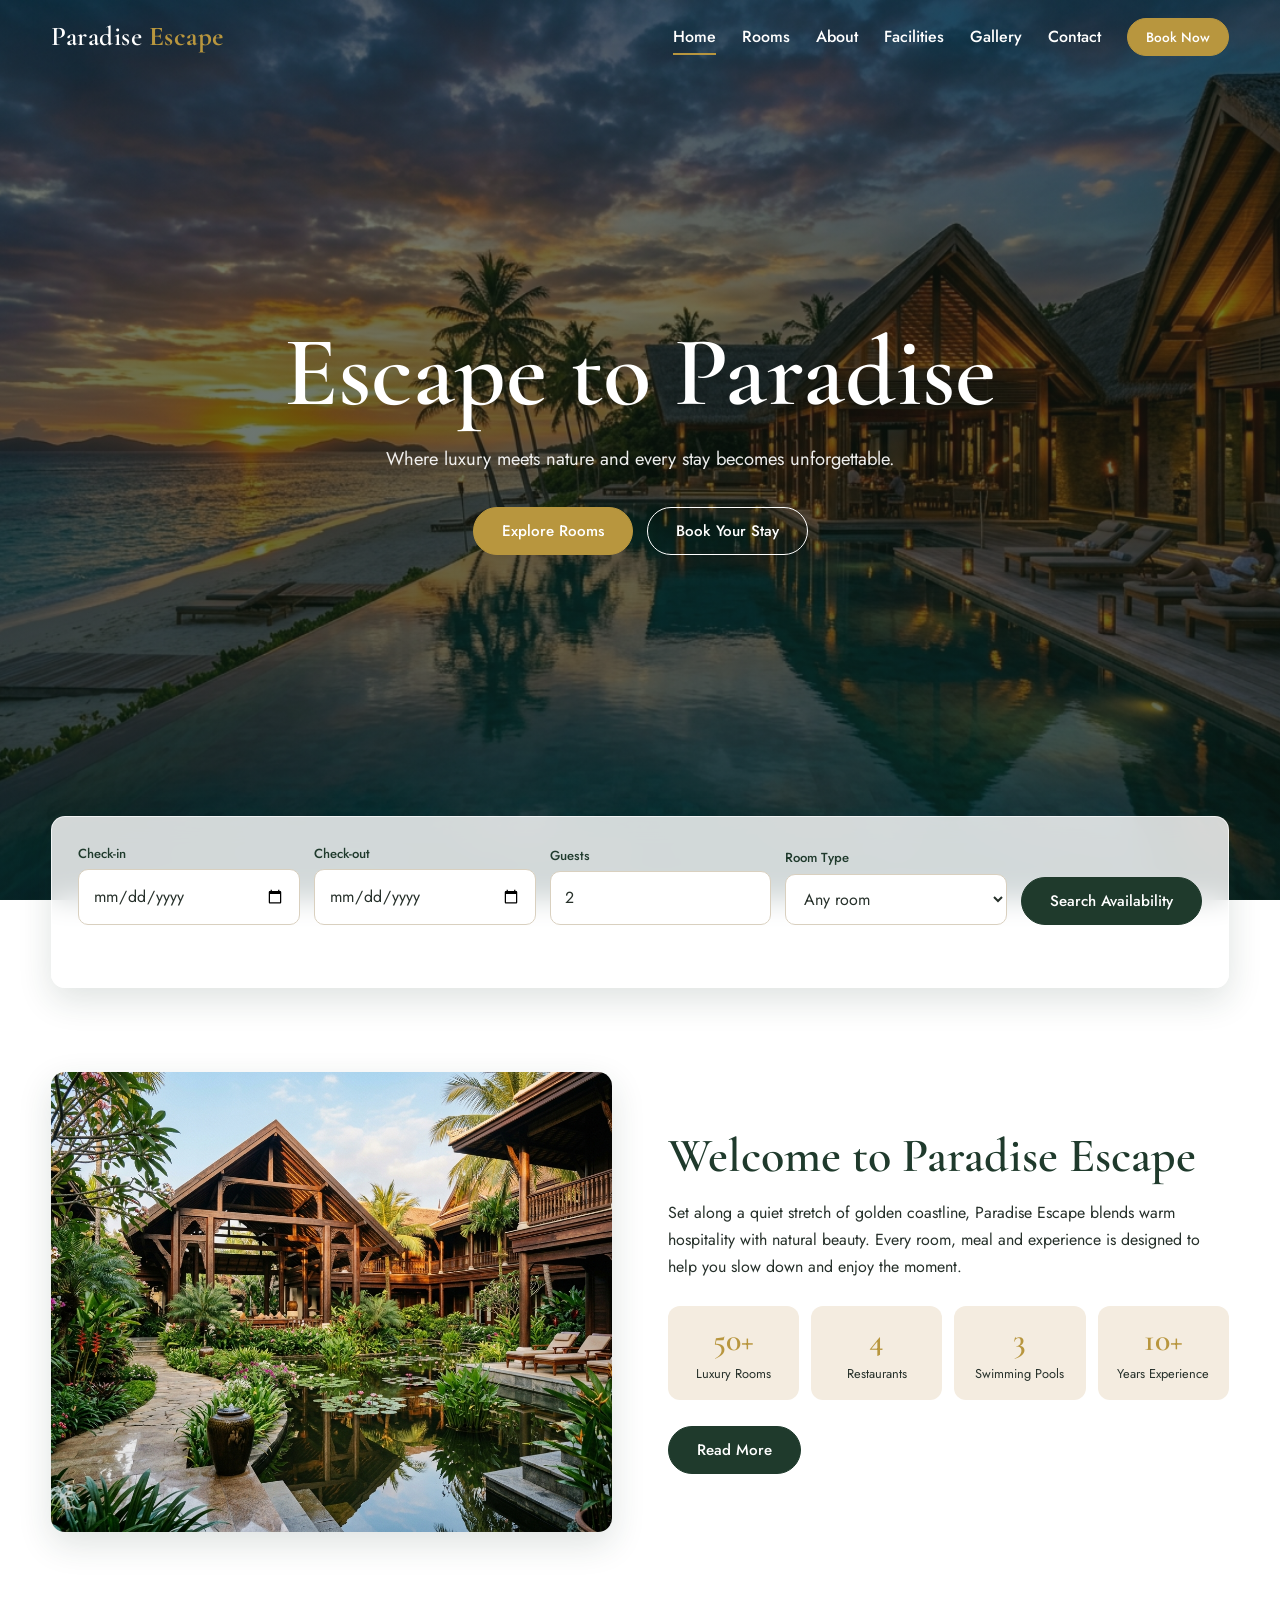
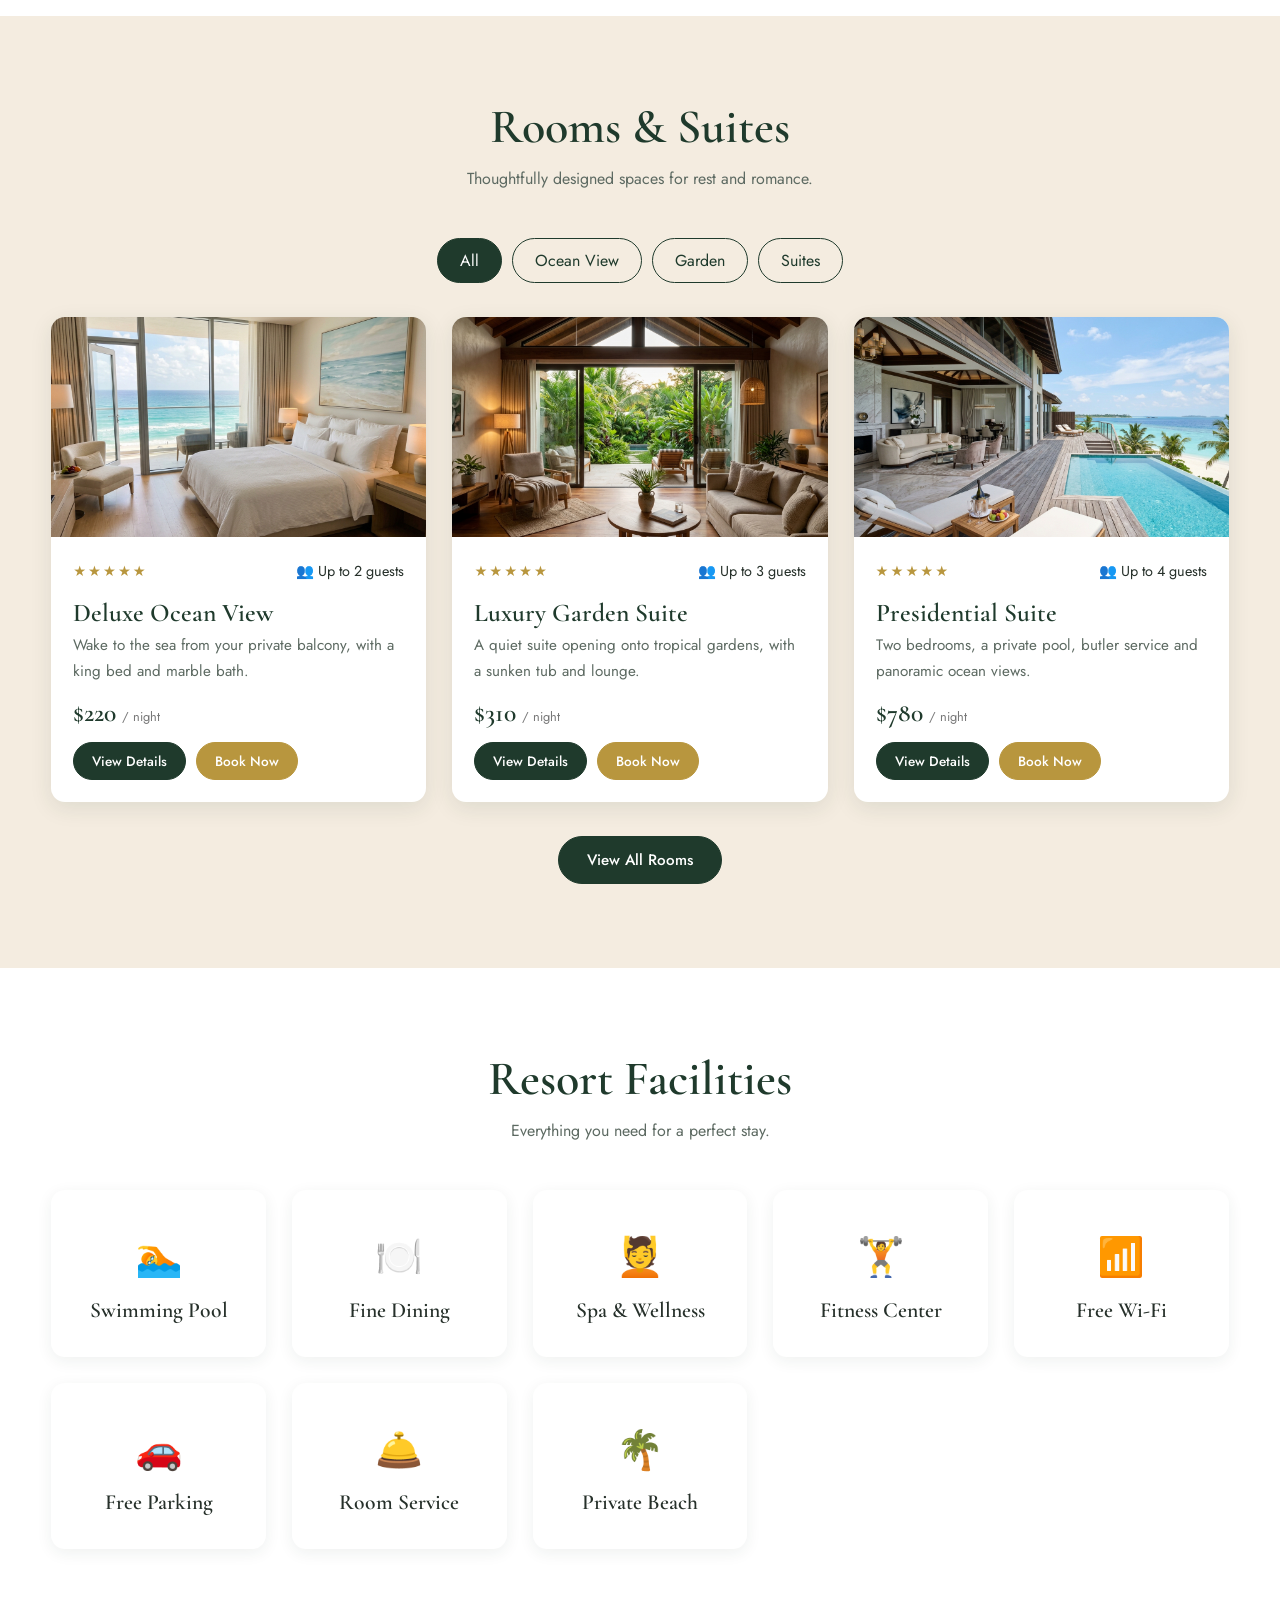
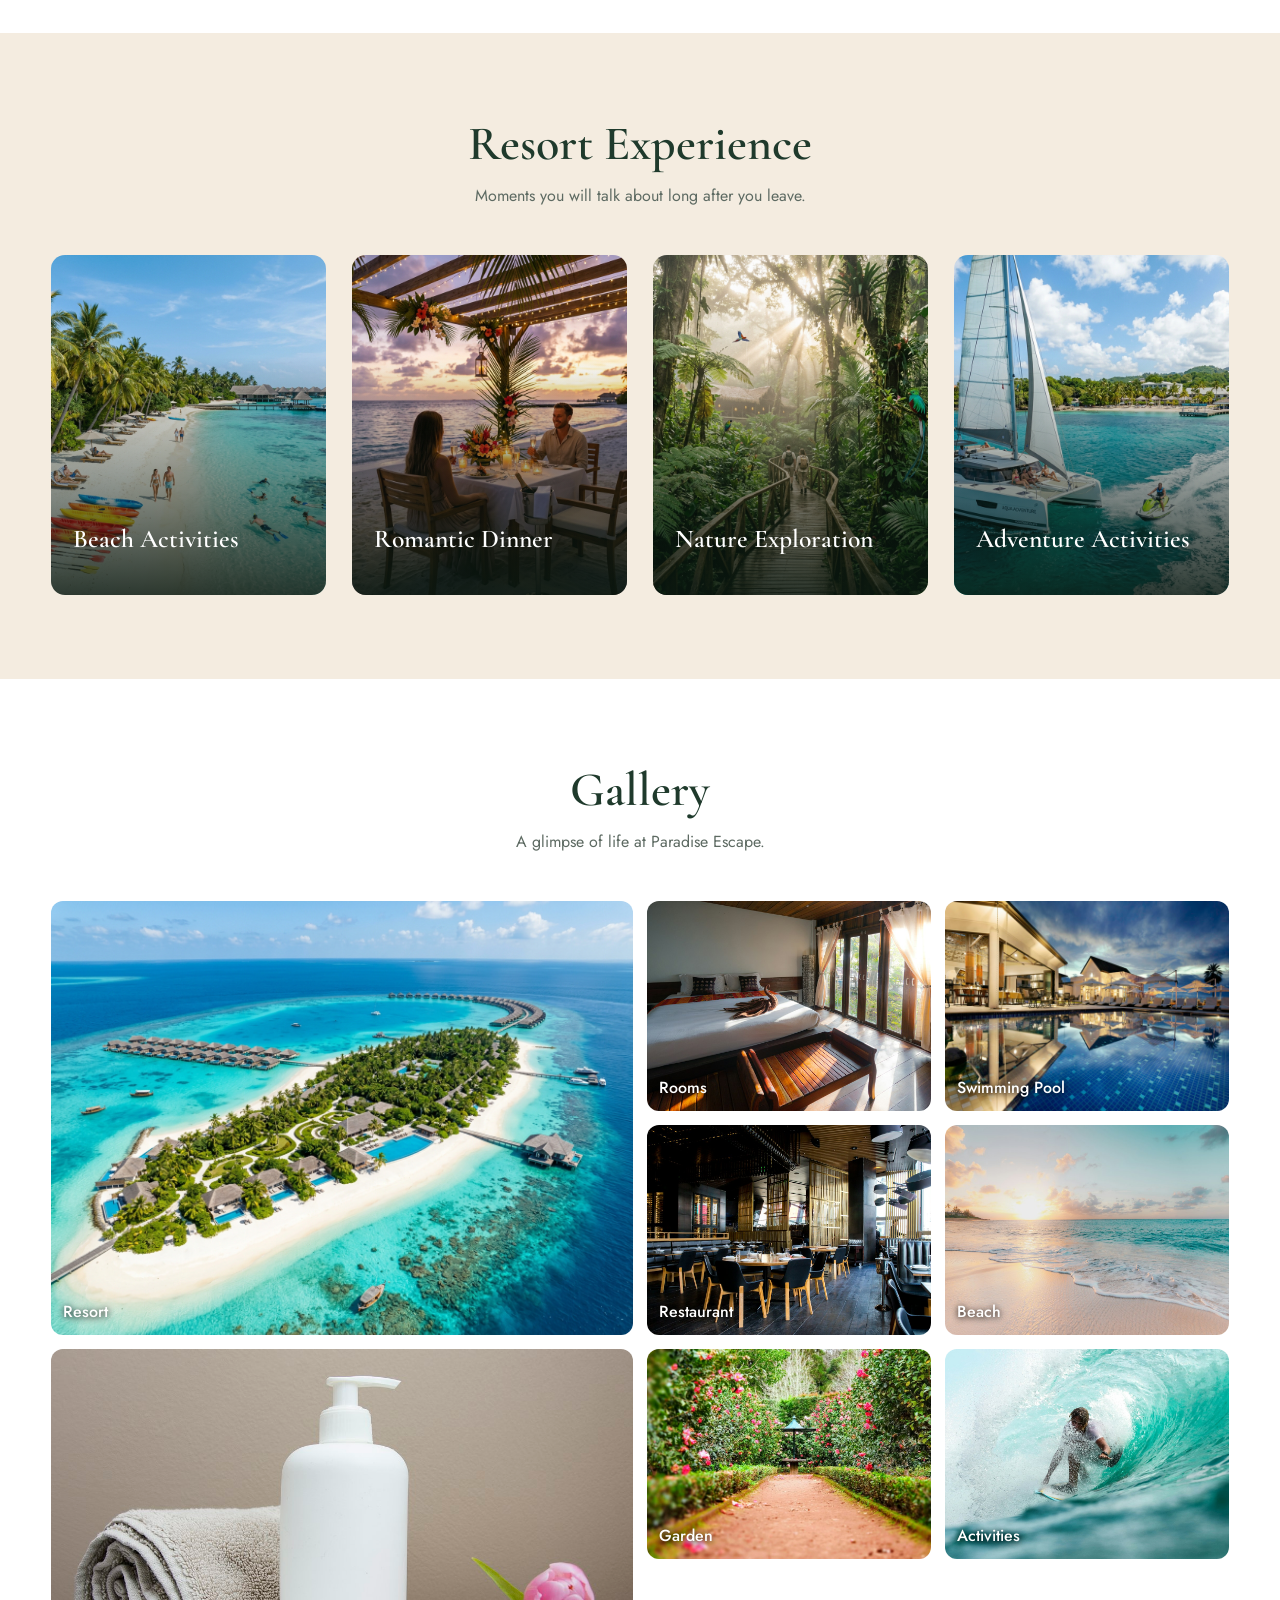
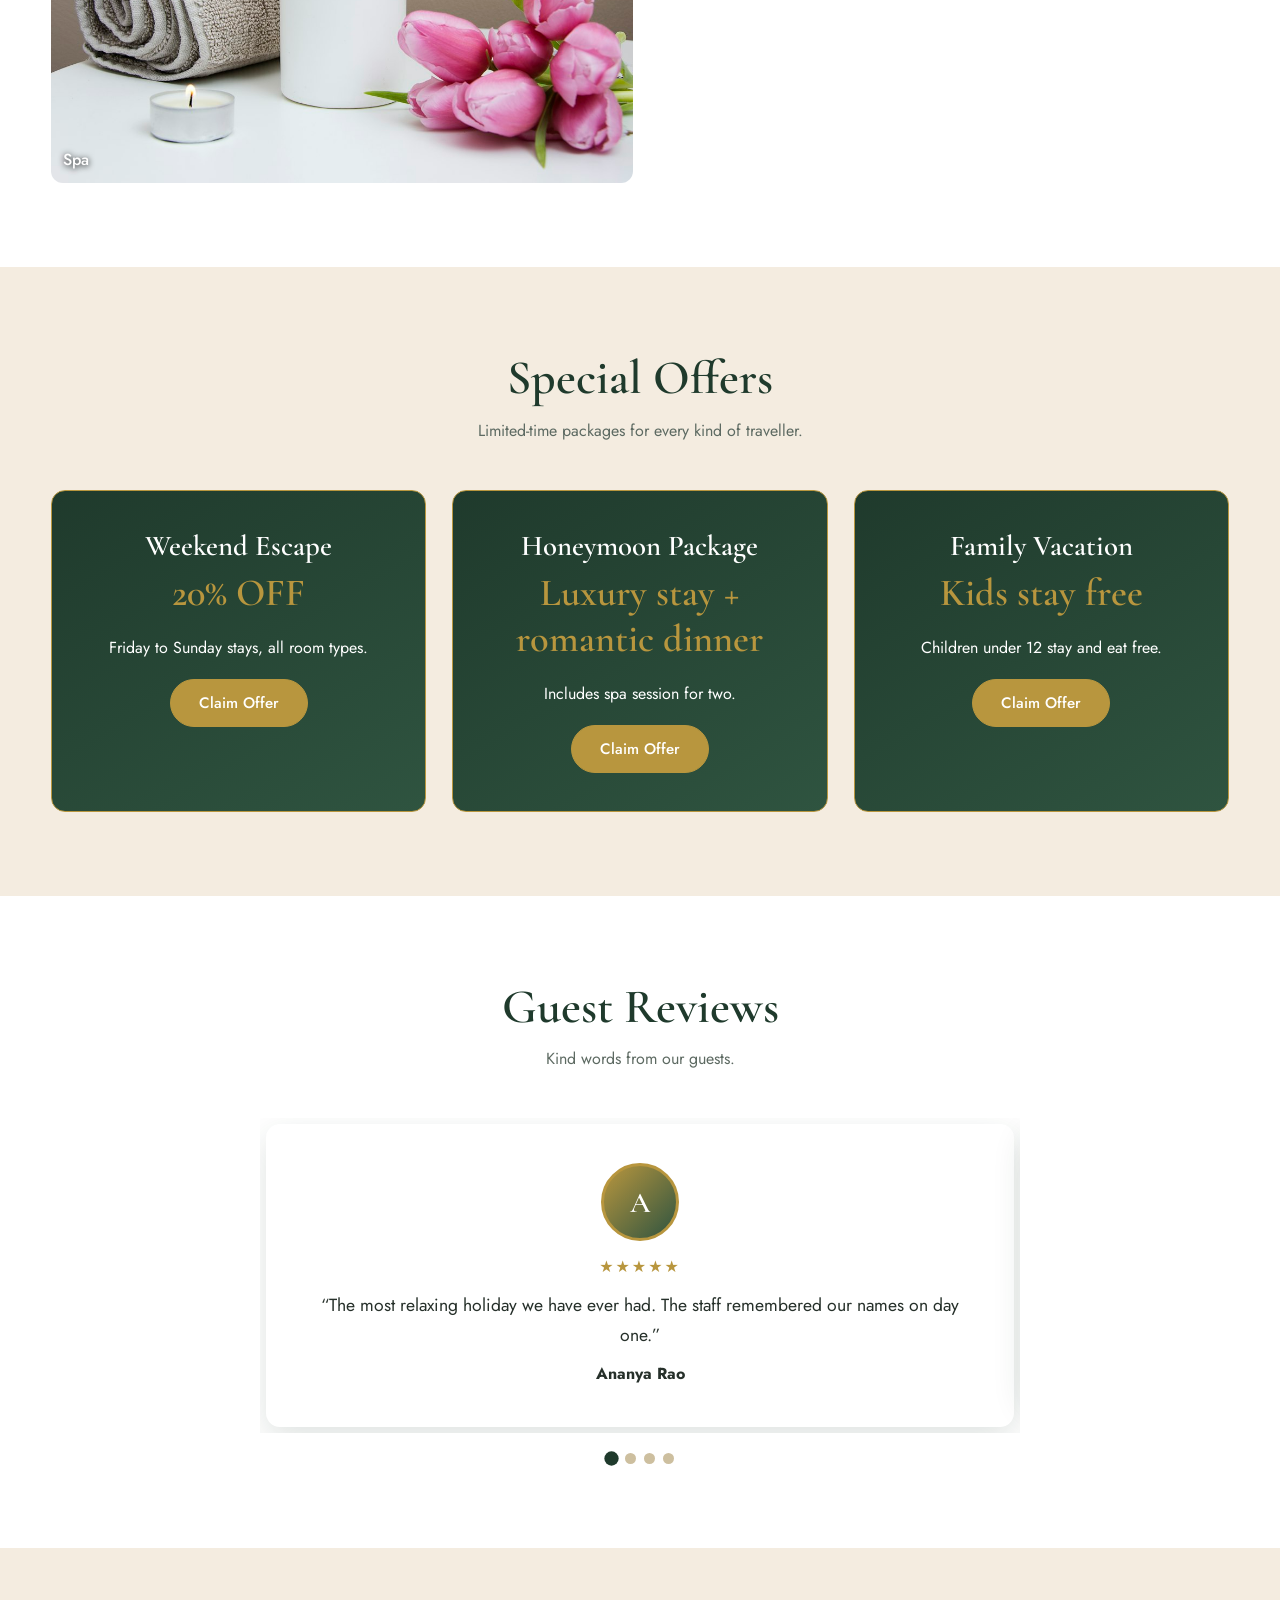
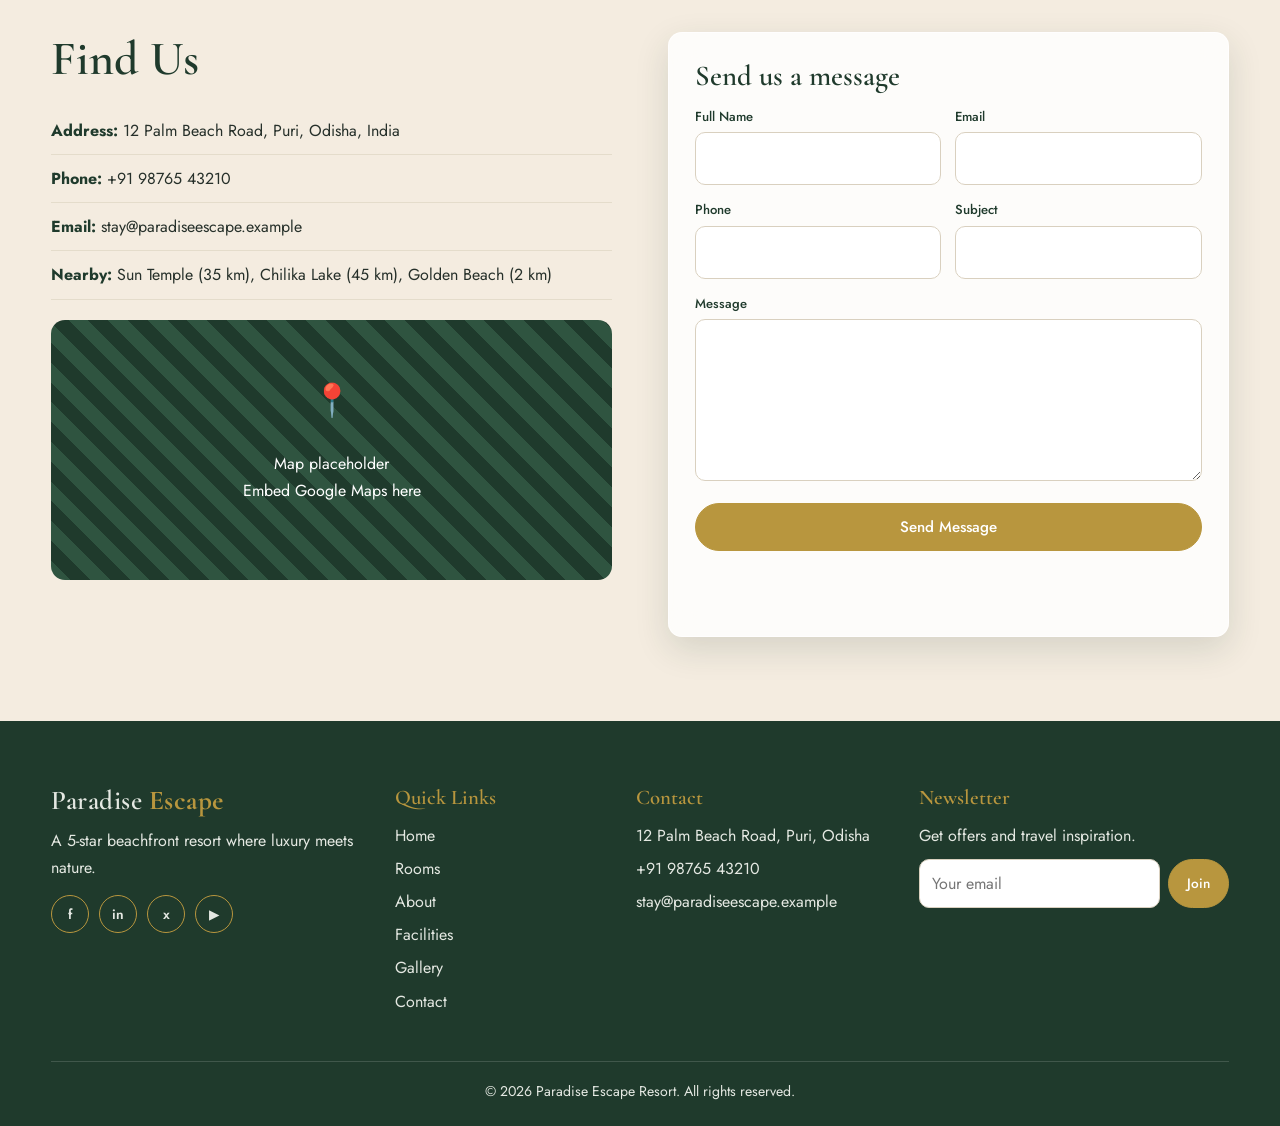
<file: index.html>
<!DOCTYPE html>
<html lang="en">

<head>
    <meta charset="UTF-8">
    <meta name="viewport" content="width=device-width,initial-scale=1">
    <title>Escape to Paradise | Paradise Escape Resort</title>
    <meta name="description"
        content="Paradise Escape Resort: luxury beachfront stays, fine dining, spa and unforgettable experiences.">
    <link rel="preconnect" href="https://fonts.googleapis.com">
    <link rel="preconnect" href="https://fonts.gstatic.com" crossorigin>
    <link
        href="https://fonts.googleapis.com/css2?family=Cormorant+Garamond:wght@500;600;700&family=Jost:wght@400;500&display=swap"
        rel="stylesheet">
    <link rel="stylesheet" href="css/style.css">
</head>

<body>
    <header id="nav"></header>

    <section class="hero" data-bg="hero.jpg">
        <div class="wrap">
            <h1>Escape to Paradise</h1>
            <p>Where luxury meets nature and every stay becomes unforgettable.</p>
            <div class="btns"><a class="btn" href="#rooms">Explore Rooms</a><a class="btn ghost" href="#booking">Book
                    Your Stay</a></div>
        </div>
    </section>
    <section class="book" id="booking">
        <div class="wrap">
            <div class="glass">
                <form id="bookForm" novalidate>
                    <div><label for="cin">Check-in</label><input type="date" id="cin"></div>
                    <div><label for="cout">Check-out</label><input type="date" id="cout"></div>
                    <div><label for="guests">Guests</label><input type="number" id="guests" min="1" max="10" value="2">
                    </div>
                    <div><label for="roomType">Room Type</label><select id="roomType">
                            <option value="any">Any room</option>
                            <option value="ocean">Ocean View</option>
                            <option value="garden">Garden</option>
                            <option value="suite">Suite</option>
                        </select></div>
                    <button class="btn dark">Search Availability</button>
                    <p class="msg" role="status"></p>
                </form>
            </div>
        </div>
    </section>
    <section id="about">
        <div class="wrap" id="aboutBlock" data-more="1"></div>
    </section>
    <section id="rooms" class="alt">
        <div class="wrap">
            <div class="head rv">
                <h2>Rooms & Suites</h2>
                <p>Thoughtfully designed spaces for rest and romance.</p>
            </div>
            <div id="roomFilters" class="filters"></div>
            <div class="grid" id="roomsGrid" data-limit="3"></div>
            <p style="text-align:center;margin-top:34px"><a class="btn dark" href="rooms.html">View All Rooms</a></p>
        </div>
    </section>
    <section id="facilities" class="">
        <div class="wrap">
            <div class="head rv">
                <h2>Resort Facilities</h2>
                <p>Everything you need for a perfect stay.</p>
            </div>
            <div class="grid" id="facGrid" style="grid-template-columns:repeat(auto-fit,minmax(200px,1fr))"></div>
        </div>
    </section>
    <section id="experience" class="alt">
        <div class="wrap">
            <div class="head rv">
                <h2>Resort Experience</h2>
                <p>Moments you will talk about long after you leave.</p>
            </div>
            <div class="grid" id="expGrid" style="grid-template-columns:repeat(auto-fit,minmax(240px,1fr))"></div>
        </div>
    </section>
    <section id="gallery" class="">
        <div class="wrap">
            <div class="head rv">
                <h2>Gallery</h2>
                <p>A glimpse of life at Paradise Escape.</p>
            </div>
            <div class="gal" id="galGrid"></div>
        </div>
    </section>
    <section id="offers" class="alt">
        <div class="wrap">
            <div class="head rv">
                <h2>Special Offers</h2>
                <p>Limited-time packages for every kind of traveller.</p>
            </div>
            <div class="grid" id="offerGrid"></div>
        </div>
    </section>
    <section id="testimonials" class="">
        <div class="wrap">
            <div class="head rv">
                <h2>Guest Reviews</h2>
                <p>Kind words from our guests.</p>
            </div>
            <div id="testi"></div>
        </div>
    </section>
    <section id="contact" class="alt">
        <div class="wrap" id="contactBlock"></div>
    </section>
    <footer id="footer"></footer>
    <script src="js/script.js"></script>
</body>

</html>
</file>
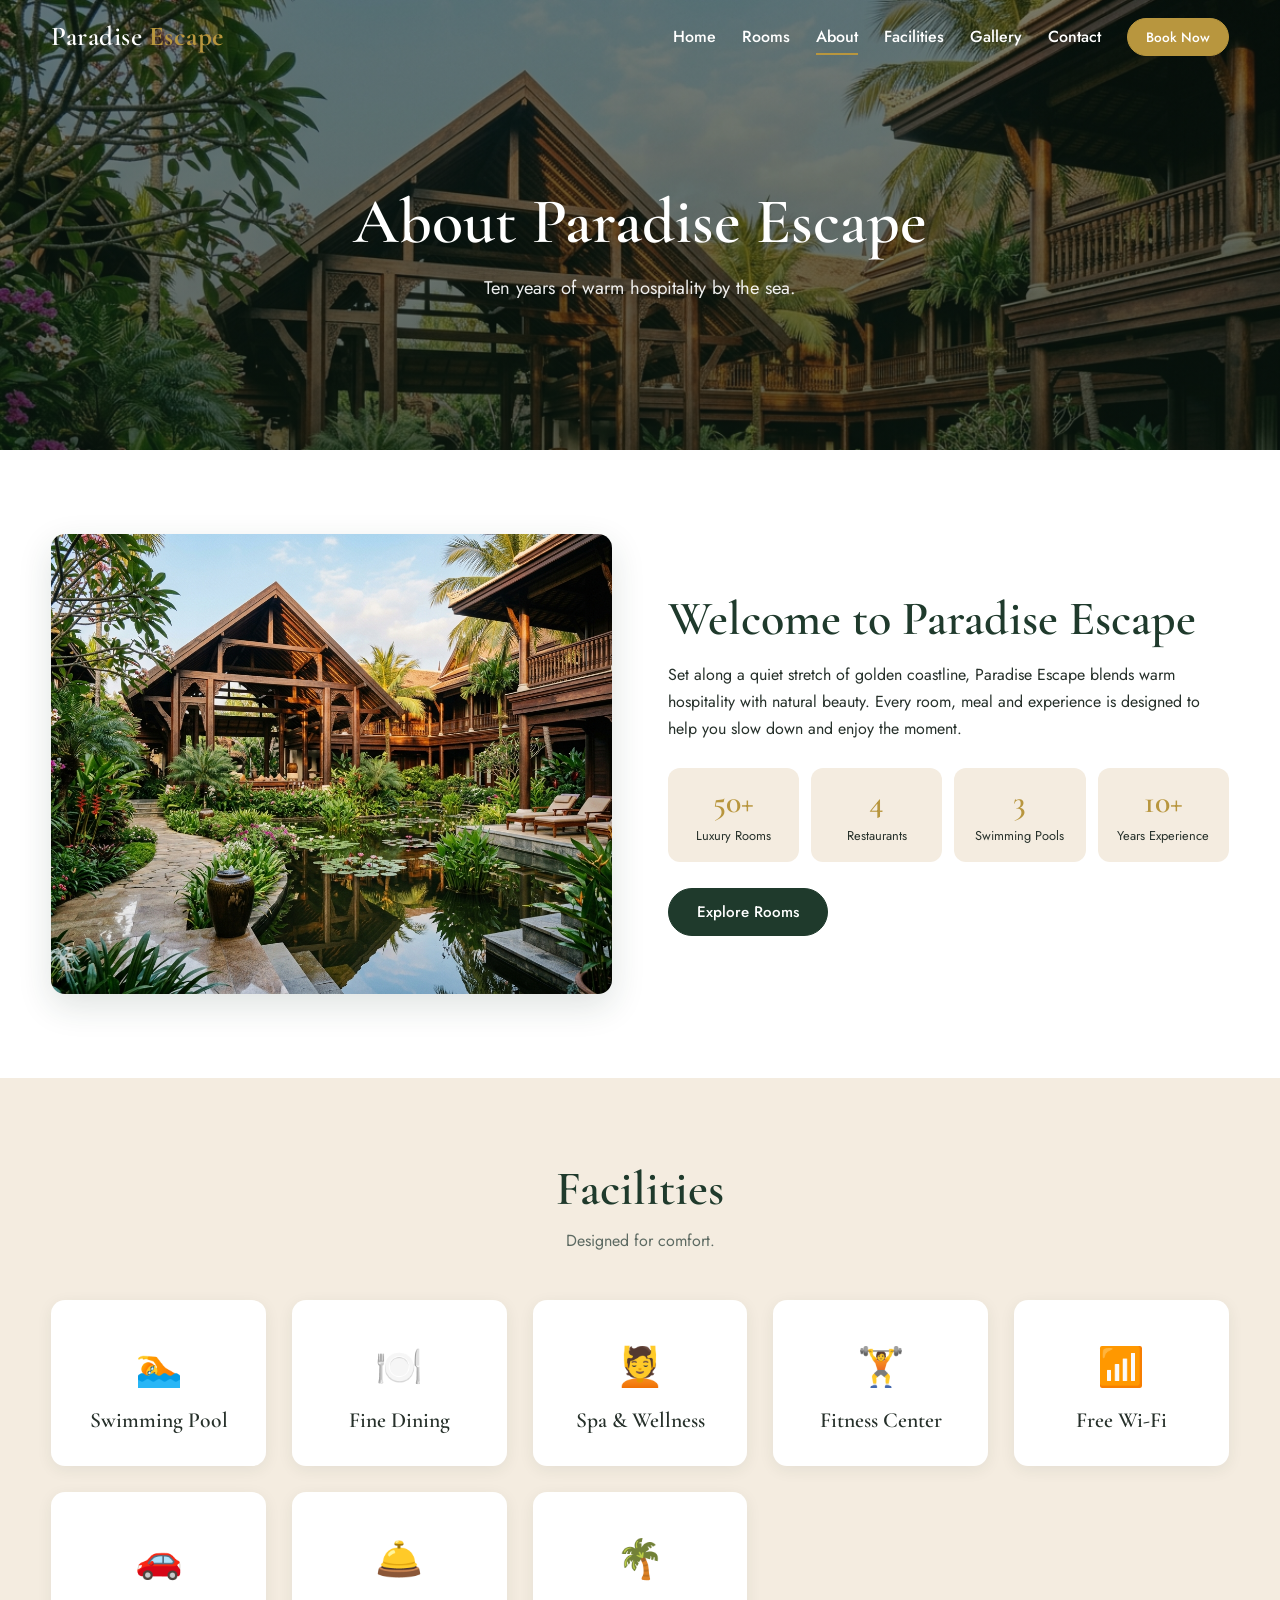
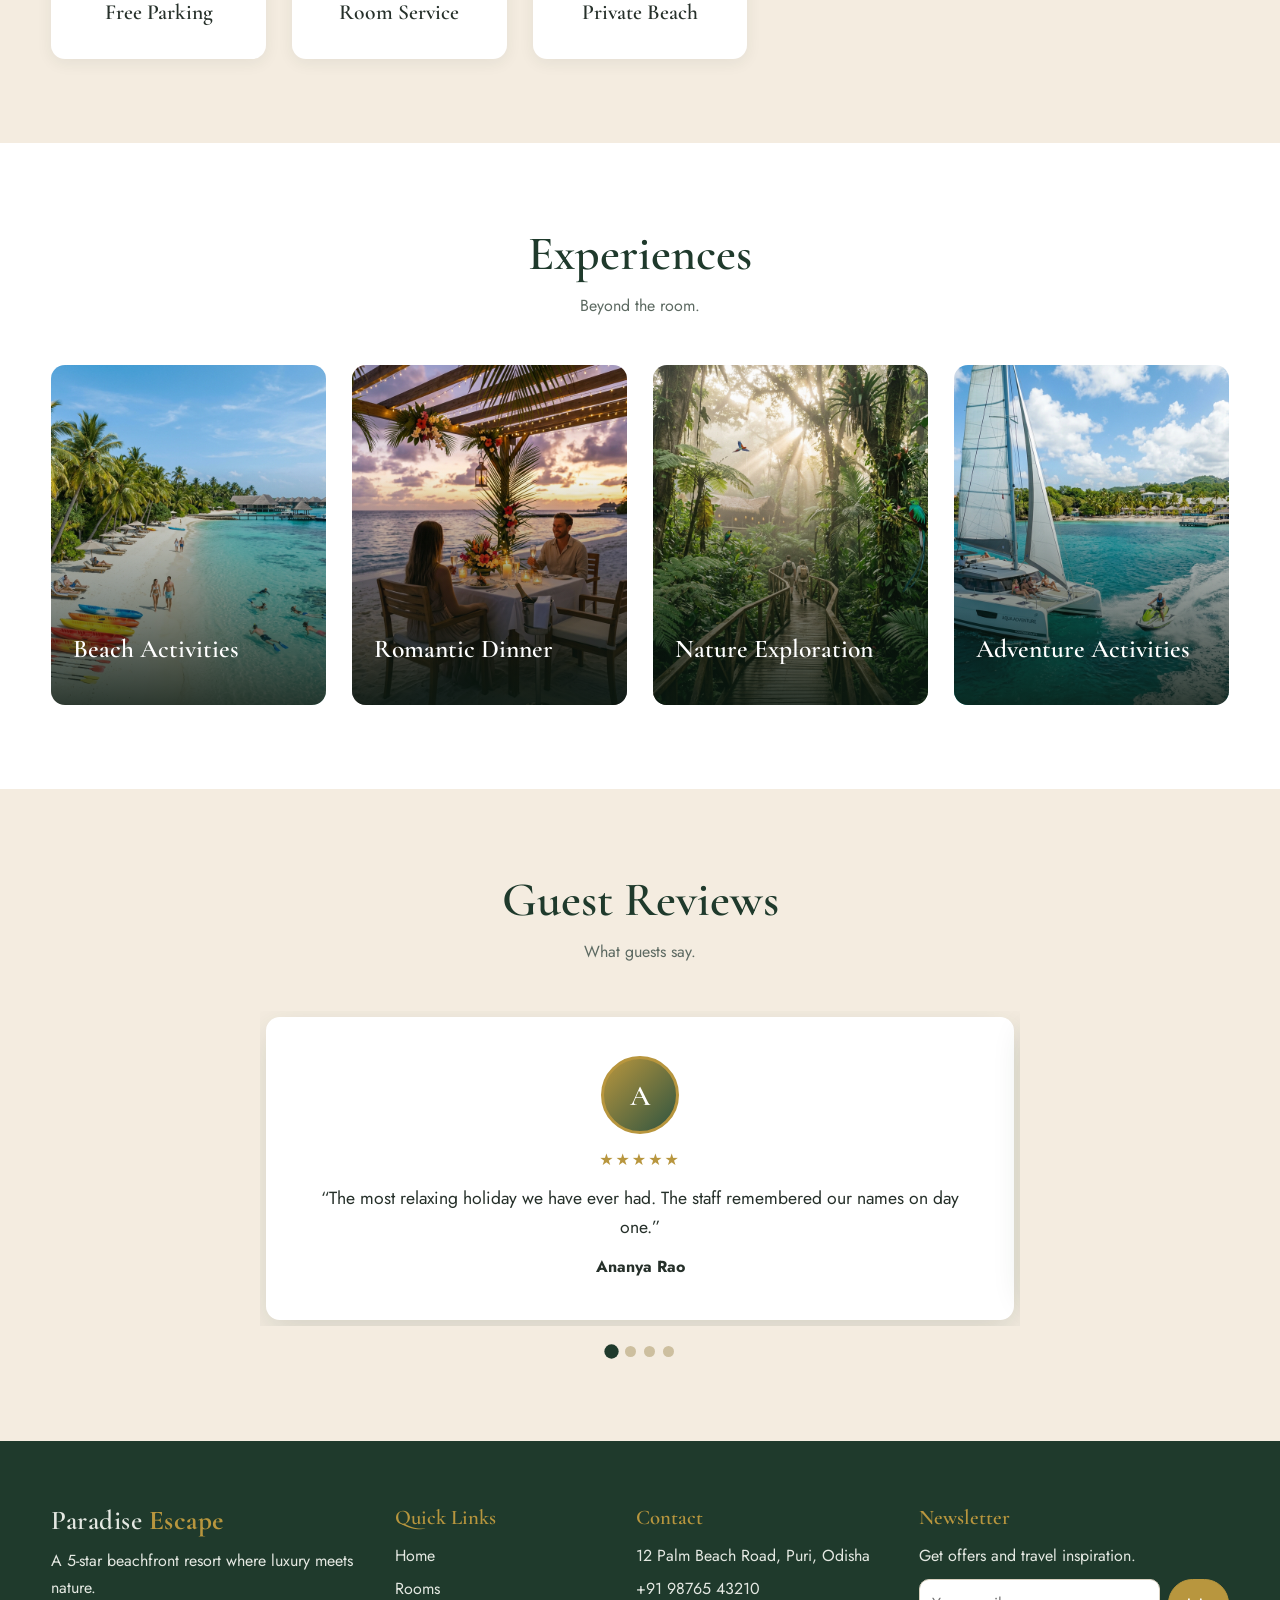
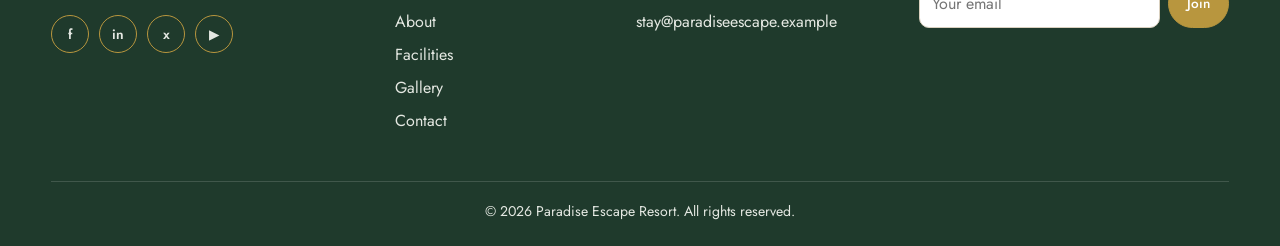
<file: about.html>
<!DOCTYPE html>
<html lang="en">

<head>
    <meta charset="UTF-8">
    <meta name="viewport" content="width=device-width,initial-scale=1">
    <title>About Us | Paradise Escape Resort</title>
    <meta name="description" content="Learn about Paradise Escape Resort.">
    <link rel="preconnect" href="https://fonts.googleapis.com">
    <link rel="preconnect" href="https://fonts.gstatic.com" crossorigin>
    <link
        href="https://fonts.googleapis.com/css2?family=Cormorant+Garamond:wght@500;600;700&family=Jost:wght@400;500&display=swap"
        rel="stylesheet">
    <link rel="stylesheet" href="css/style.css">
</head>

<body>
    <header id="nav"></header>
    <section class="hero mini" data-bg="about.jpg">
        <div class="wrap">
            <h1>About Paradise Escape</h1>
            <p>Ten years of warm hospitality by the sea.</p>
        </div>
    </section>
    <section>
        <div class="wrap" id="aboutBlock"></div>
    </section>
    <section id="facilities" class="alt">
        <div class="wrap">
            <div class="head rv">
                <h2>Facilities</h2>
                <p>Designed for comfort.</p>
            </div>
            <div class="grid" id="facGrid" style="grid-template-columns:repeat(auto-fit,minmax(200px,1fr))"></div>
        </div>
    </section>
    <section id="experience" class="">
        <div class="wrap">
            <div class="head rv">
                <h2>Experiences</h2>
                <p>Beyond the room.</p>
            </div>
            <div class="grid" id="expGrid" style="grid-template-columns:repeat(auto-fit,minmax(240px,1fr))"></div>
        </div>
    </section>
    <section id="testimonials" class="alt">
        <div class="wrap">
            <div class="head rv">
                <h2>Guest Reviews</h2>
                <p>What guests say.</p>
            </div>
            <div id="testi"></div>
        </div>
    </section>

    <footer id="footer"></footer>
    <script src="js/script.js"></script>
</body>

</html>
</file>
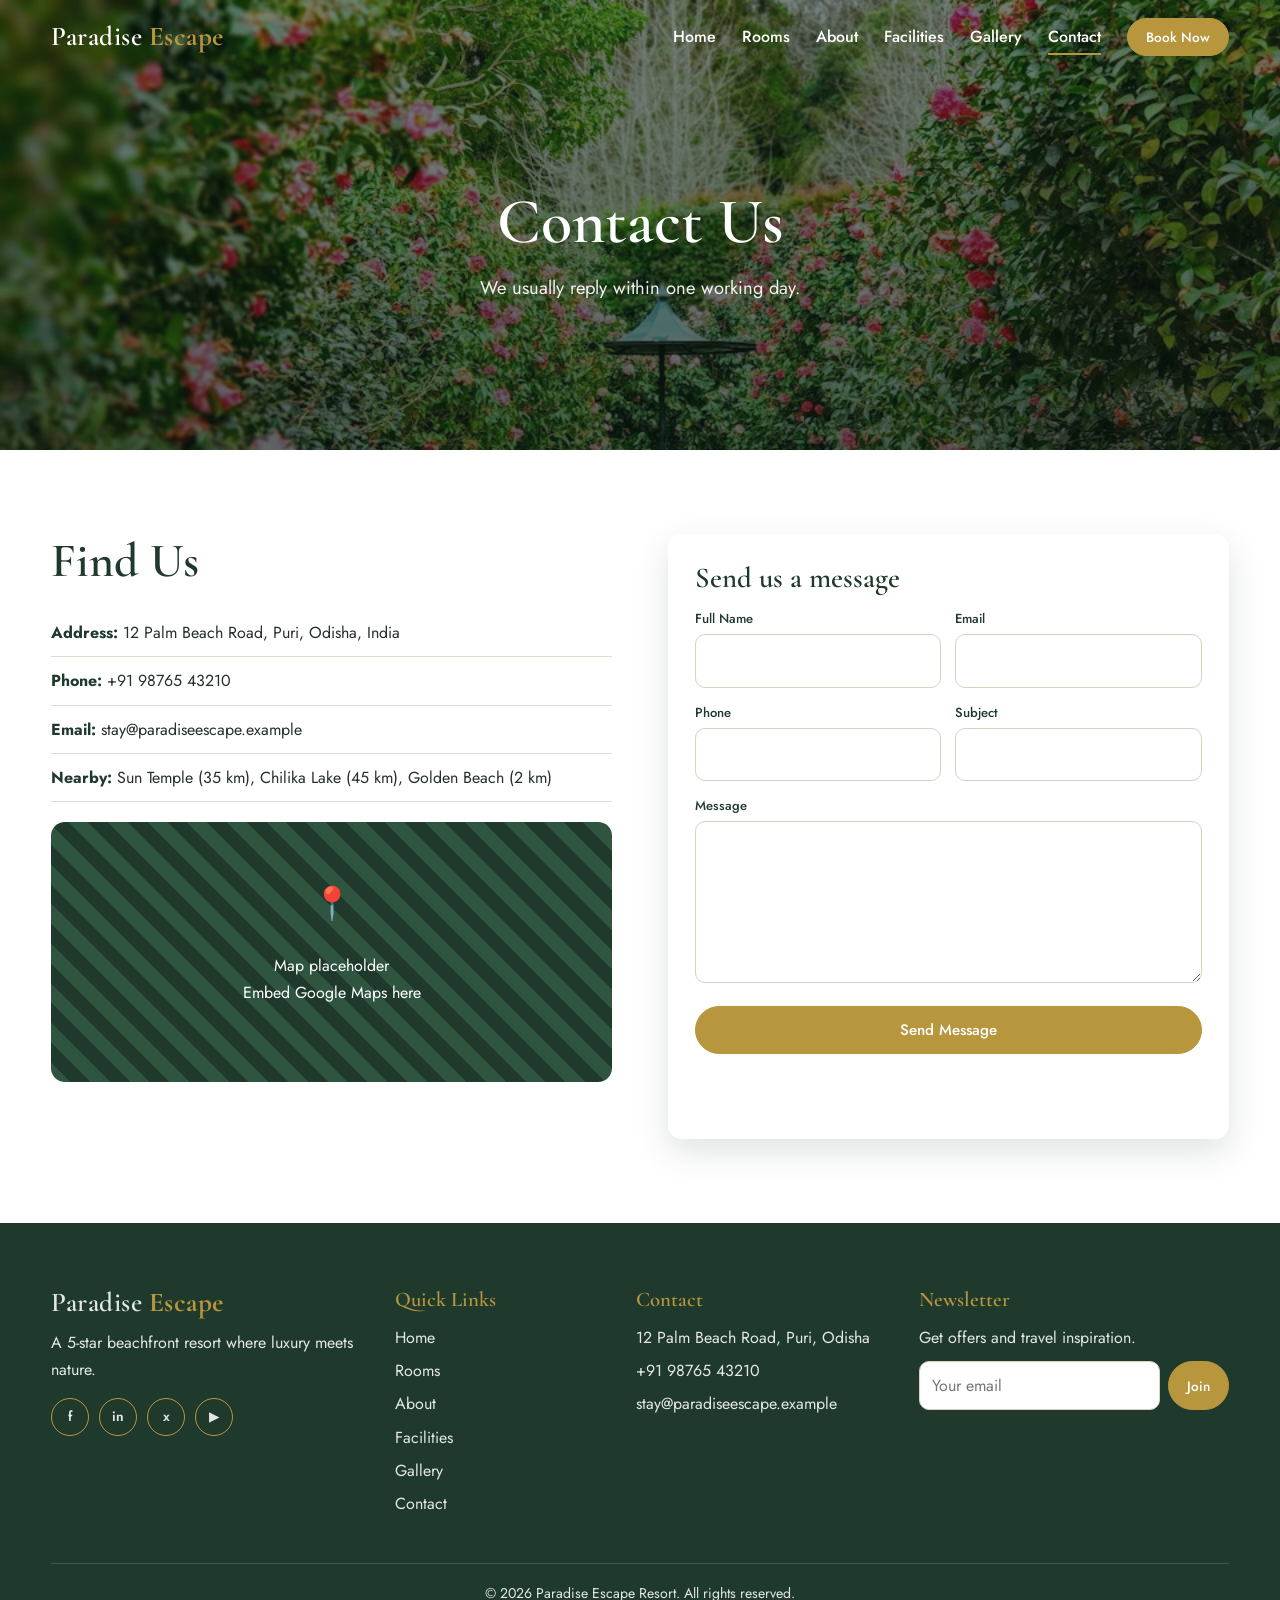
<file: contact.html>
<!DOCTYPE html>
<html lang="en">

<head>
    <meta charset="UTF-8">
    <meta name="viewport" content="width=device-width,initial-scale=1">
    <title>Contact | Paradise Escape Resort</title>
    <meta name="description" content="Contact Paradise Escape Resort.">
    <link rel="preconnect" href="https://fonts.googleapis.com">
    <link rel="preconnect" href="https://fonts.gstatic.com" crossorigin>
    <link
        href="https://fonts.googleapis.com/css2?family=Cormorant+Garamond:wght@500;600;700&family=Jost:wght@400;500&display=swap"
        rel="stylesheet">
    <link rel="stylesheet" href="css/style.css">
</head>

<body>
    <header id="nav"></header>
    <section class="hero mini" data-bg="g-garden.jpg">
        <div class="wrap">
            <h1>Contact Us</h1>
            <p>We usually reply within one working day.</p>
        </div>
    </section>
    <section class="sec">
        <div class="wrap" id="contactBlock"></div>
    </section>
    <footer id="footer"></footer>
    <script src="js/script.js"></script>
</body>

</html>
</file>
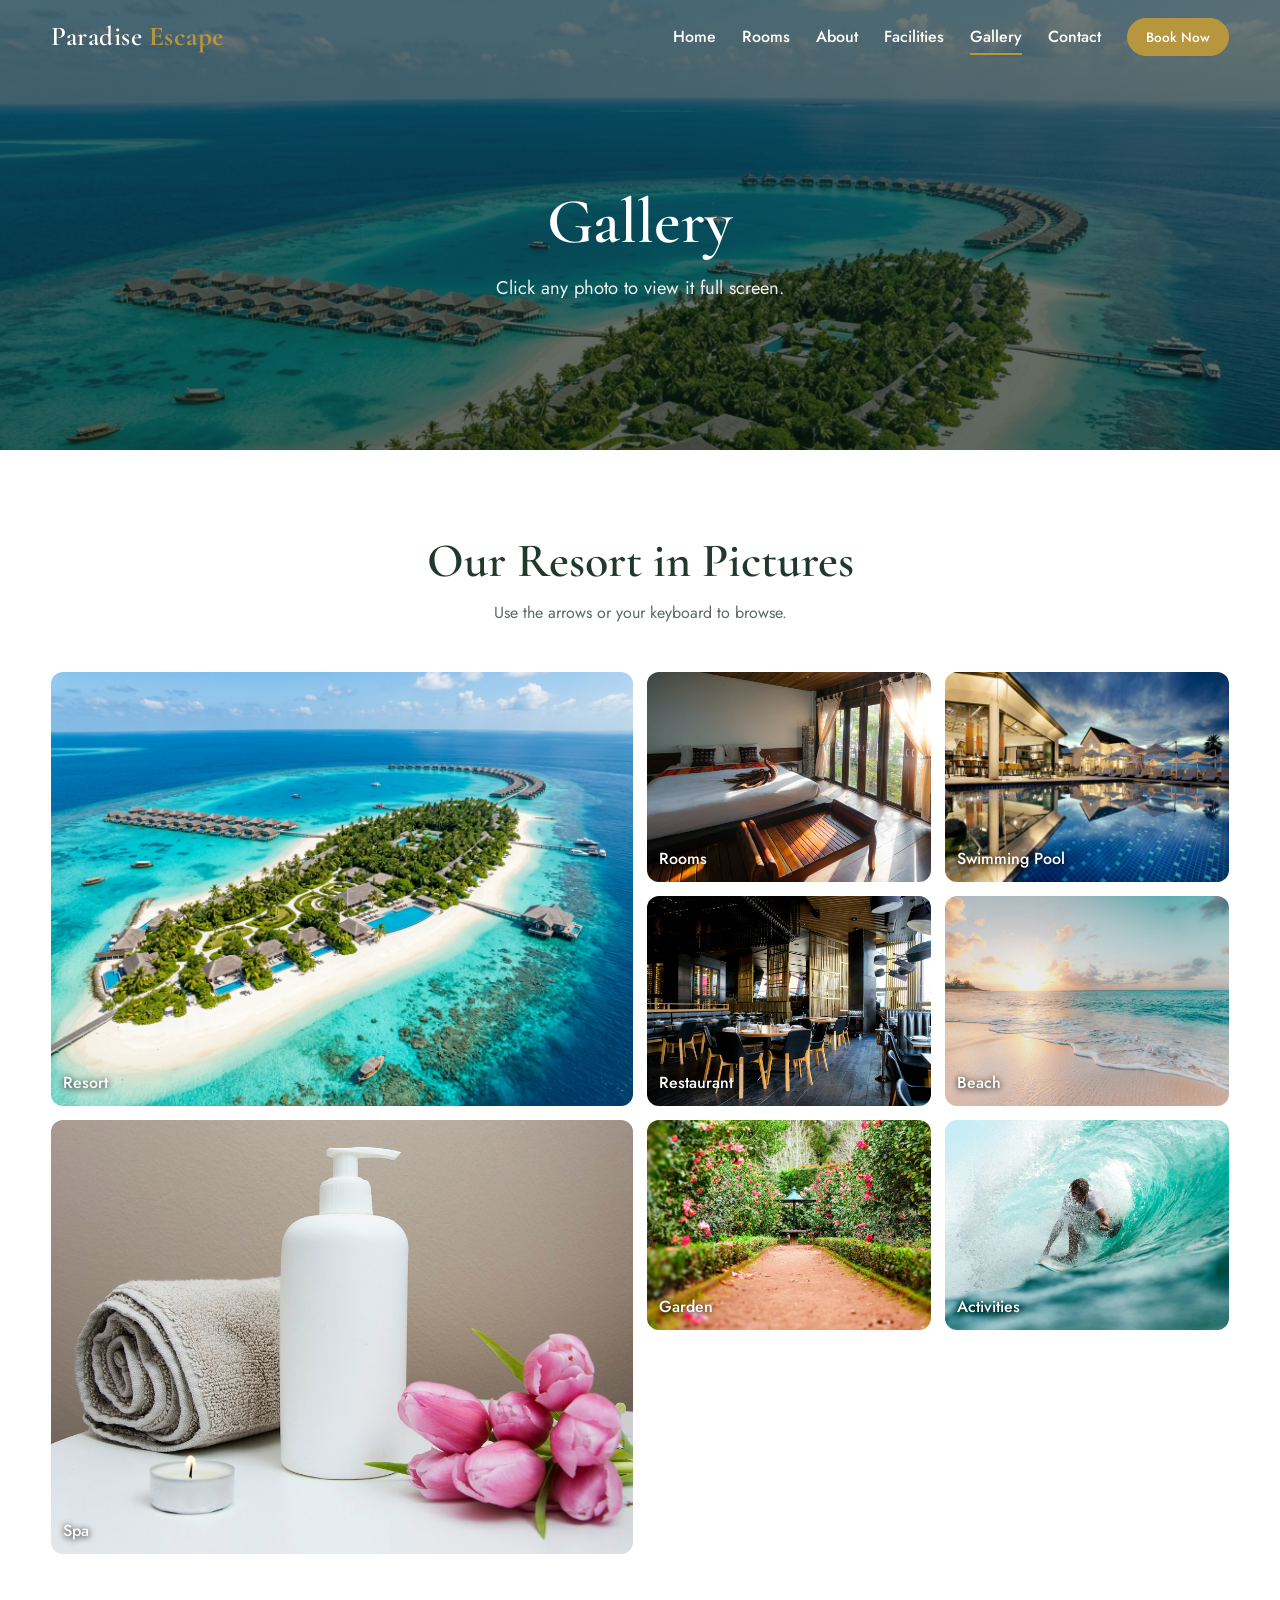
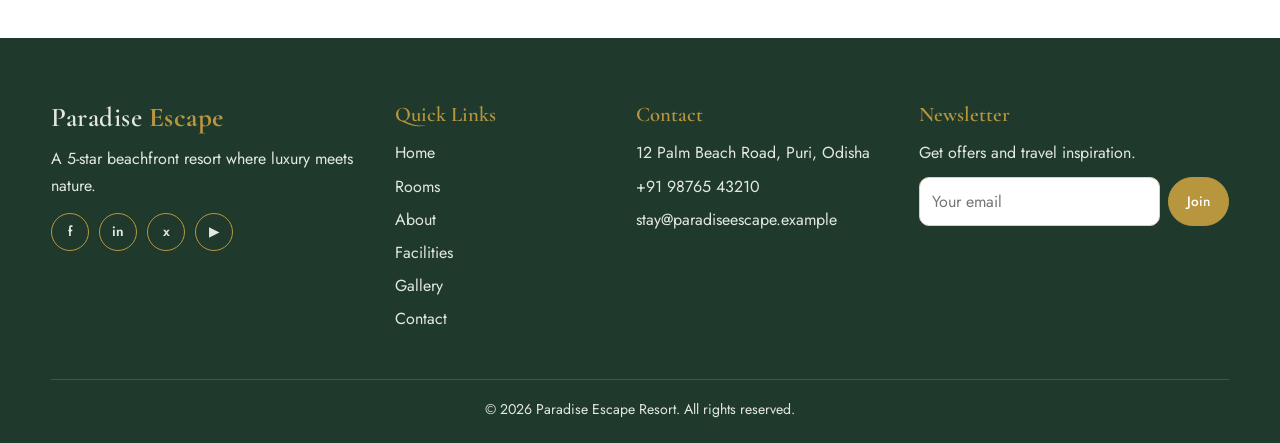
<file: gallery.html>
<!DOCTYPE html>
<html lang="en">

<head>
    <meta charset="UTF-8">
    <meta name="viewport" content="width=device-width,initial-scale=1">
    <title>Gallery | Paradise Escape Resort</title>
    <meta name="description" content="Photo gallery of Paradise Escape Resort.">
    <link rel="preconnect" href="https://fonts.googleapis.com">
    <link rel="preconnect" href="https://fonts.gstatic.com" crossorigin>
    <link
        href="https://fonts.googleapis.com/css2?family=Cormorant+Garamond:wght@500;600;700&family=Jost:wght@400;500&display=swap"
        rel="stylesheet">
    <link rel="stylesheet" href="css/style.css">
</head>

<body>
    <header id="nav"></header>
    <section class="hero mini" data-bg="g-resort.jpg">
        <div class="wrap">
            <h1>Gallery</h1>
            <p>Click any photo to view it full screen.</p>
        </div>
    </section>
    <section id="gallery" class="">
        <div class="wrap">
            <div class="head rv">
                <h2>Our Resort in Pictures</h2>
                <p>Use the arrows or your keyboard to browse.</p>
            </div>
            <div class="gal" id="galGrid"></div>
        </div>
    </section>

    <footer id="footer"></footer>
    <script src="js/script.js"></script>
</body>

</html>
</file>
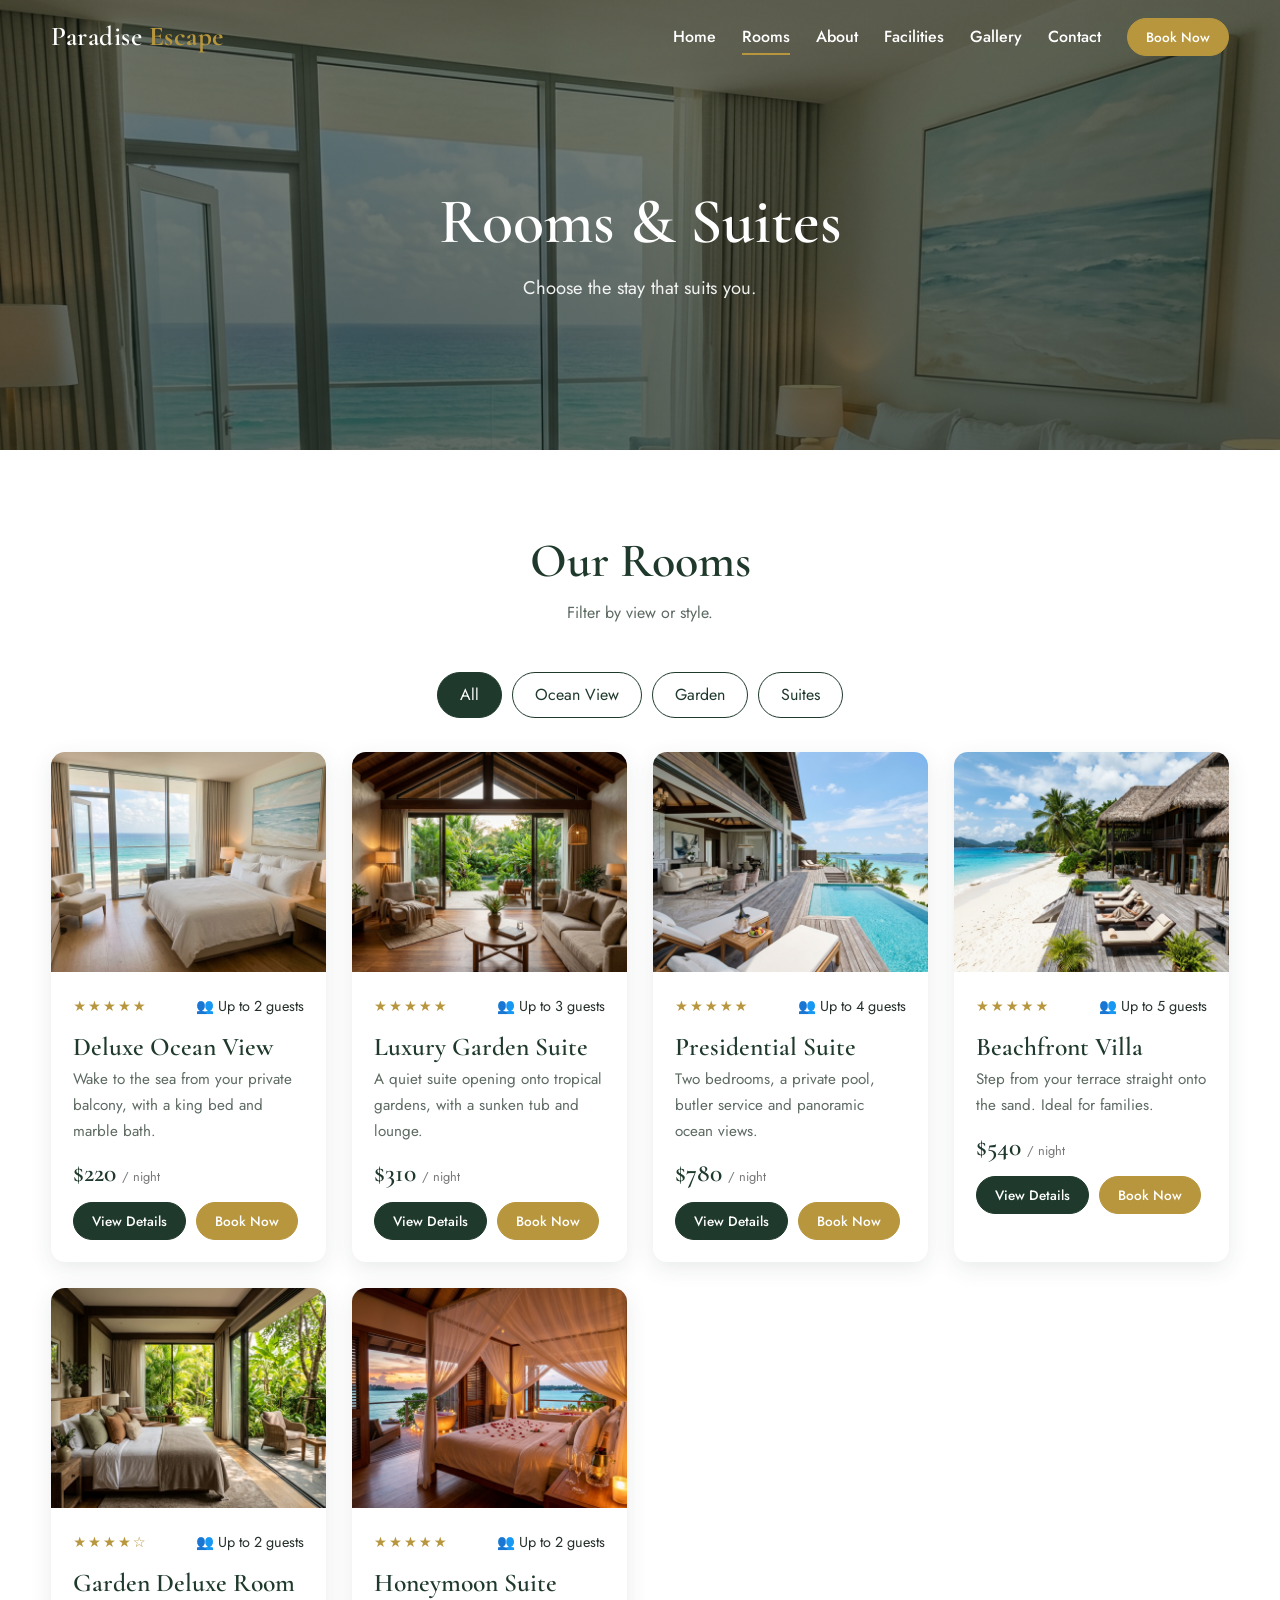
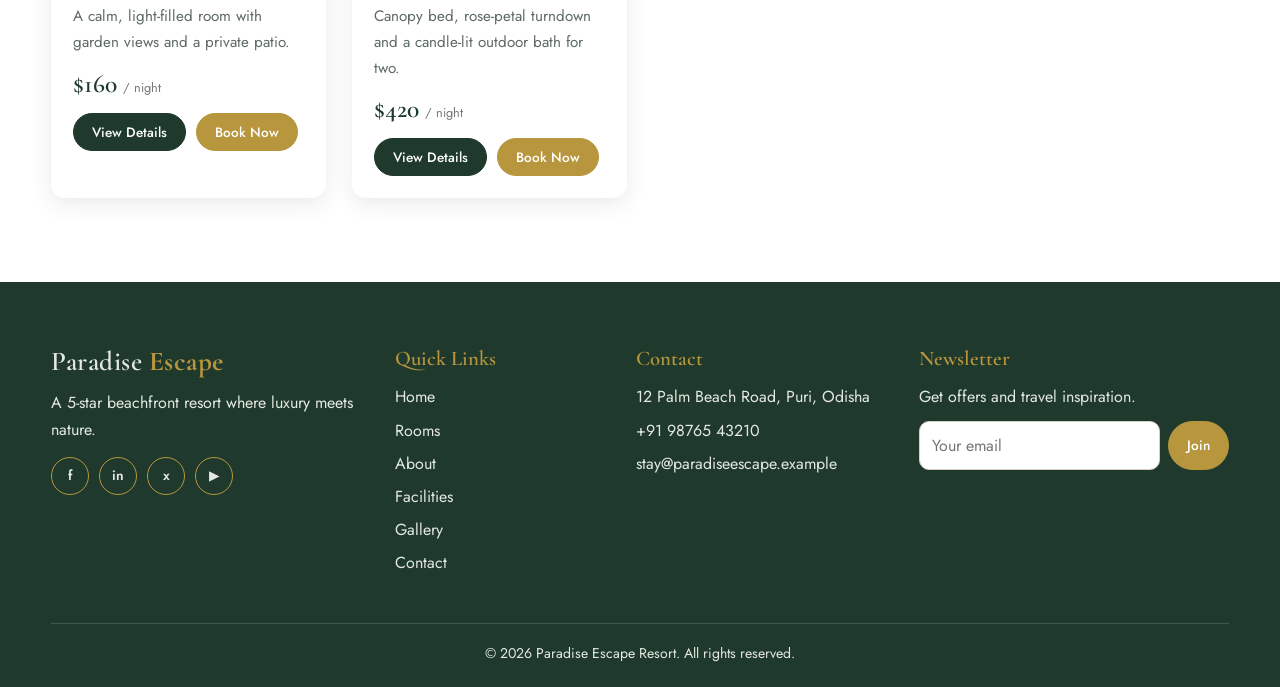
<file: rooms.html>
<!DOCTYPE html>
<html lang="en">

<head>
    <meta charset="UTF-8">
    <meta name="viewport" content="width=device-width,initial-scale=1">
    <title>Rooms & Suites | Paradise Escape Resort</title>
    <meta name="description" content="Browse and filter our luxury rooms.">
    <link rel="preconnect" href="https://fonts.googleapis.com">
    <link rel="preconnect" href="https://fonts.gstatic.com" crossorigin>
    <link
        href="https://fonts.googleapis.com/css2?family=Cormorant+Garamond:wght@500;600;700&family=Jost:wght@400;500&display=swap"
        rel="stylesheet">
    <link rel="stylesheet" href="css/style.css">
</head>

<body>
    <header id="nav"></header>
    <section class="hero mini" data-bg="room-ocean.jpg">
        <div class="wrap">
            <h1>Rooms & Suites</h1>
            <p>Choose the stay that suits you.</p>
        </div>
    </section>
    <section id="rooms" class="">
        <div class="wrap">
            <div class="head rv">
                <h2>Our Rooms</h2>
                <p>Filter by view or style.</p>
            </div>
            <div id="roomFilters" class="filters"></div>
            <div class="grid" id="roomsGrid"></div>
        </div>
    </section>

    <footer id="footer"></footer>
    <script src="js/script.js"></script>
</body>

</html>
</file>
<file: css/style.css>
/* Paradise Escape Resort — palette: white, beige, dark green, gold */
:root {
    --green: #1f3a2c;
    --green2: #2f5440;
    --gold: #b8963e;
    --beige: #f4ece0;
    --white: #fff;
    --ink: #26302a;
    --r: 14px;
    --sh: 0 12px 34px rgba(31, 58, 44, .14)
}

* {
    box-sizing: border-box;
    margin: 0;
    padding: 0
}

html {
    scroll-behavior: smooth
}

body {
    font: 400 16px/1.7 'Jost', system-ui, sans-serif;
    color: var(--ink);
    background: var(--white)
}

h1,
h2,
h3,
.logo {
    font-family: 'Cormorant Garamond', Georgia, serif;
    line-height: 1.15;
    font-weight: 600
}

img {
    max-width: 100%
}

a {
    color: inherit;
    text-decoration: none
}

ul {
    list-style: none
}

:focus-visible {
    outline: 2px solid var(--gold);
    outline-offset: 3px
}

.wrap {
    width: min(1180px, 92%);
    margin: auto
}

section,
.sec {
    padding: 84px 0
}

.alt {
    background: var(--beige)
}

.head {
    text-align: center;
    max-width: 620px;
    margin: 0 auto 46px
}

.head h2 {
    font-size: clamp(2rem, 4vw, 3rem);
    color: var(--green)
}

.head p {
    margin-top: 10px;
    color: #5d6a62
}

/* image placeholders: real image if present, gradient fallback otherwise */
.ph {
    background-size: cover;
    background-position: center;
    background-color: var(--green2)
}

.btn {
    display: inline-block;
    padding: 12px 28px;
    border-radius: 40px;
    border: 1.5px solid var(--gold);
    background: var(--gold);
    color: #fff;
    font: 500 .95rem 'Jost', sans-serif;
    cursor: pointer;
    transition: .3s
}

.btn:hover {
    background: transparent;
    color: var(--gold);
    transform: translateY(-2px)
}

.btn.ghost {
    background: transparent;
    color: #fff;
    border-color: #fff
}

.btn.ghost:hover {
    background: #fff;
    color: var(--green)
}

.btn.dark {
    background: var(--green);
    border-color: var(--green)
}

.btn.dark:hover {
    background: transparent;
    color: var(--green)
}

.btn.sm {
    padding: 8px 18px;
    font-size: .85rem
}

/* navbar */
#nav {
    position: fixed;
    inset: 0 0 auto;
    z-index: 50;
    transition: .35s;
    padding: 18px 0;
    color: #fff
}

#nav.scrolled {
    background: rgba(31, 58, 44, .94);
    backdrop-filter: blur(10px);
    padding: 10px 0;
    box-shadow: 0 4px 20px rgba(0, 0, 0, .2)
}

#nav .wrap {
    display: flex;
    align-items: center;
    justify-content: space-between;
    gap: 20px
}

.logo {
    font-size: 1.7rem;
    letter-spacing: .5px
}

.logo b {
    color: var(--gold)
}

.menu {
    display: flex;
    gap: 26px;
    align-items: center
}

.menu a:not(.btn) {
    position: relative;
    font-weight: 500
}

.menu a:not(.btn)::after {
    content: "";
    position: absolute;
    left: 0;
    bottom: -4px;
    width: 0;
    height: 2px;
    background: var(--gold);
    transition: .3s
}

.menu a:not(.btn):hover::after,
.menu a.on::after {
    width: 100%
}

.burger {
    display: none;
    background: none;
    border: 0;
    cursor: pointer;
    width: 32px;
    height: 24px;
    position: relative
}

.burger span,
.burger::before,
.burger::after {
    content: "";
    position: absolute;
    left: 0;
    width: 100%;
    height: 2px;
    background: #fff;
    transition: .3s
}

.burger::before {
    top: 2px
}

.burger span {
    top: 11px
}

.burger::after {
    top: 20px
}

.burger.open::before {
    transform: translateY(9px) rotate(45deg)
}

.burger.open span {
    opacity: 0
}

.burger.open::after {
    transform: translateY(-9px) rotate(-45deg)
}

/* hero */
.hero {
    min-height: 100vh;
    display: grid;
    place-items: center;
    text-align: center;
    color: #fff;
    position: relative;
    padding: 120px 0 150px;
    background-attachment: fixed
}

.hero::before {
    content: "";
    position: absolute;
    inset: 0;
    background: linear-gradient(rgba(10, 25, 17, .55), rgba(10, 25, 17, .65))
}

.hero .wrap {
    position: relative
}

.hero h1 {
    font-size: clamp(3rem, 8vw, 6.2rem);
    margin-bottom: 14px
}

.hero p {
    max-width: 560px;
    margin: 0 auto 32px;
    font-size: 1.15rem;
    opacity: .92
}

.hero .btns {
    display: flex;
    gap: 14px;
    justify-content: center;
    flex-wrap: wrap
}

.hero.mini {
    min-height: 50vh;
    padding: 130px 0 60px
}

.hero.mini h1 {
    font-size: clamp(2.4rem, 6vw, 4rem)
}

/* booking glass */
.book {
    margin-top: -84px;
    position: relative;
    z-index: 5;
    padding: 0
}

.glass {
    background: rgba(255, 255, 255, .82);
    backdrop-filter: blur(14px);
    border: 1px solid rgba(255, 255, 255, .7);
    border-radius: var(--r);
    box-shadow: var(--sh);
    padding: 26px
}

.book form {
    display: grid;
    grid-template-columns: repeat(4, 1fr) auto;
    gap: 14px;
    align-items: end
}

label {
    display: block;
    font-size: .82rem;
    font-weight: 500;
    color: var(--green);
    margin-bottom: 4px
}

input,
select,
textarea {
    width: 100%;
    padding: 12px 14px;
    border: 1px solid #d9d0bf;
    border-radius: 10px;
    background: #fff;
    font: inherit;
    color: var(--ink)
}

input:focus,
select:focus,
textarea:focus {
    outline: 2px solid var(--gold);
    border-color: var(--gold)
}

.err {
    border-color: #b3412f !important
}

.msg {
    grid-column: 1/-1;
    font-weight: 500;
    min-height: 1.4em
}

.msg.ok {
    color: var(--green2)
}

.msg.bad {
    color: #b3412f
}

/* about */
.two {
    display: grid;
    grid-template-columns: 1fr 1fr;
    gap: 56px;
    align-items: center
}

.two .ph {
    min-height: 460px;
    border-radius: var(--r);
    box-shadow: var(--sh)
}

.two h2 {
    font-size: clamp(2rem, 4vw, 3rem);
    color: var(--green);
    margin-bottom: 14px
}

.two p {
    margin-bottom: 22px
}

.stats {
    display: grid;
    grid-template-columns: repeat(4, 1fr);
    gap: 12px;
    margin: 26px 0
}

.stats div {
    text-align: center;
    padding: 14px 6px;
    border-radius: 12px;
    background: var(--beige)
}

.stats b {
    display: block;
    font: 600 2rem 'Cormorant Garamond', serif;
    color: var(--gold)
}

.stats span {
    font-size: .8rem
}

/* grids */
.grid {
    display: grid;
    gap: 26px;
    grid-template-columns: repeat(auto-fit, minmax(270px, 1fr))
}

.filters {
    display: flex;
    gap: 10px;
    justify-content: center;
    flex-wrap: wrap;
    margin-bottom: 34px
}

.filters button {
    padding: 8px 22px;
    border-radius: 30px;
    border: 1px solid var(--green);
    background: none;
    color: var(--green);
    cursor: pointer;
    font: inherit;
    transition: .3s
}

.filters button.on,
.filters button:hover {
    background: var(--green);
    color: #fff
}

.card {
    background: #fff;
    border-radius: var(--r);
    overflow: hidden;
    box-shadow: 0 6px 22px rgba(31, 58, 44, .1);
    transition: .4s
}

.card:hover {
    transform: translateY(-8px);
    box-shadow: var(--sh)
}

.card .im {
    overflow: hidden
}

.card .ph {
    height: 220px;
    transition: .6s
}

.card:hover .ph {
    transform: scale(1.06)
}

.card .body {
    padding: 22px
}

.card h3 {
    font-size: 1.6rem;
    color: var(--green)
}

.card p {
    font-size: .95rem;
    color: #5d6a62;
    margin: 6px 0 12px
}

.meta {
    display: flex;
    justify-content: space-between;
    align-items: center;
    margin-bottom: 14px;
    font-size: .9rem
}

.stars {
    color: var(--gold);
    letter-spacing: 2px
}

.price {
    font: 600 1.6rem 'Cormorant Garamond', serif;
    color: var(--green)
}

.price small {
    font: 400 .8rem 'Jost';
    color: #777
}

.row {
    display: flex;
    gap: 10px
}

.fac {
    text-align: center;
    padding: 34px 18px;
    border-radius: var(--r);
    background: #fff;
    transition: .35s;
    box-shadow: 0 4px 16px rgba(31, 58, 44, .07)
}

.fac i {
    font-style: normal;
    font-size: 2.4rem;
    display: block;
    margin-bottom: 8px;
    transition: .35s
}

.fac:hover {
    background: var(--green);
    color: #fff;
    transform: translateY(-6px)
}

.fac:hover i {
    transform: scale(1.25) rotate(-6deg)
}

.fac h3 {
    font-size: 1.35rem
}

.exp {
    position: relative;
    height: 340px;
    border-radius: var(--r);
    overflow: hidden;
    color: #fff;
    display: flex;
    align-items: flex-end
}

.exp::before {
    content: "";
    position: absolute;
    inset: 0;
    background: linear-gradient(transparent 30%, rgba(10, 25, 17, .85));
    z-index: 1
}

.exp>div {
    position: relative;
    z-index: 2;
    padding: 22px;
    transform: translateY(30px);
    transition: .4s
}

.exp:hover>div {
    transform: none
}

.exp h3 {
    font-size: 1.6rem
}

.exp p {
    opacity: 0;
    transition: .4s;
    font-size: .92rem
}

.exp:hover p {
    opacity: 1
}

/* gallery */
.gal {
    display: grid;
    gap: 14px;
    grid-template-columns: repeat(4, 1fr);
    grid-auto-rows: 210px
}

.gal .ph {
    border-radius: 12px;
    cursor: pointer;
    position: relative;
    overflow: hidden;
    transition: .4s
}

.gal .ph:nth-child(1),
.gal .ph:nth-child(6) {
    grid-column: span 2;
    grid-row: span 2
}

.gal .ph:hover {
    filter: brightness(1.12);
    transform: scale(.98)
}

.gal .ph span {
    position: absolute;
    left: 12px;
    bottom: 10px;
    color: #fff;
    font-weight: 500;
    text-shadow: 0 1px 6px #000
}

#lb {
    position: fixed;
    inset: 0;
    background: rgba(8, 18, 12, .94);
    z-index: 100;
    display: none;
    place-items: center;
    padding: 20px
}

#lb.open {
    display: grid
}

#lb .ph {
    width: min(980px, 92vw);
    height: 78vh;
    border-radius: 12px
}

#lb button {
    position: absolute;
    background: rgba(255, 255, 255, .14);
    border: 0;
    color: #fff;
    font-size: 2rem;
    width: 50px;
    height: 50px;
    border-radius: 50%;
    cursor: pointer;
    transition: .3s
}

#lb button:hover {
    background: var(--gold)
}

#lbx {
    top: 20px;
    right: 20px
}

#lbp {
    left: 20px
}

#lbn {
    right: 20px
}

#lbc {
    position: absolute;
    bottom: 22px;
    color: #fff
}

/* offers */
.offer {
    padding: 38px 28px;
    border-radius: var(--r);
    color: #fff;
    text-align: center;
    background: linear-gradient(150deg, var(--green), var(--green2));
    transition: .35s;
    border: 1px solid var(--gold)
}

.offer:hover {
    transform: translateY(-6px);
    box-shadow: var(--sh)
}

.offer h3 {
    font-size: 1.8rem
}

.offer .big {
    font: 600 2.4rem 'Cormorant Garamond', serif;
    color: var(--gold);
    margin: 8px 0 18px
}

/* testimonials */
.slider {
    max-width: 760px;
    margin: auto;
    overflow: hidden
}

.track {
    display: flex;
    transition: transform .6s ease
}

.slide {
    min-width: 100%;
    padding: 6px
}

.slide .glass {
    text-align: center;
    padding: 38px;
    background: #fff
}

.av {
    width: 78px;
    height: 78px;
    border-radius: 50%;
    margin: 0 auto 12px;
    display: grid;
    place-items: center;
    color: #fff;
    font: 600 1.8rem 'Cormorant Garamond', serif;
    background: linear-gradient(135deg, var(--gold), var(--green2));
    border: 3px solid var(--gold)
}

.dots {
    display: flex;
    gap: 8px;
    justify-content: center;
    margin-top: 20px
}

.dots button {
    width: 11px;
    height: 11px;
    border-radius: 50%;
    border: 0;
    background: #cdbf9f;
    cursor: pointer
}

.dots button.on {
    background: var(--green);
    transform: scale(1.3)
}

/* location + contact */
.info li {
    padding: 10px 0;
    border-bottom: 1px solid #e4dccb
}

.info b {
    color: var(--green)
}

.map {
    min-height: 260px;
    border-radius: var(--r);
    display: grid;
    place-items: center;
    text-align: center;
    color: #fff;
    margin-top: 20px;
    background: repeating-linear-gradient(45deg, var(--green2), var(--green2) 14px, var(--green) 14px, var(--green) 28px)
}

.form {
    display: grid;
    gap: 14px
}

.form .two2 {
    display: grid;
    grid-template-columns: 1fr 1fr;
    gap: 14px
}

/* footer */
footer {
    background: var(--green);
    color: #e4e8e2;
    padding: 64px 0 22px
}

.fgrid {
    display: grid;
    grid-template-columns: 1.5fr 1fr 1.2fr 1.5fr;
    gap: 34px
}

footer h4 {
    font: 600 1.3rem 'Cormorant Garamond', serif;
    color: var(--gold);
    margin-bottom: 12px
}

footer li {
    margin-bottom: 6px
}

footer a:hover {
    color: var(--gold)
}

.soc {
    display: flex;
    gap: 10px;
    margin-top: 14px
}

.soc a {
    width: 38px;
    height: 38px;
    border-radius: 50%;
    border: 1px solid var(--gold);
    display: grid;
    place-items: center;
    font-size: .85rem;
    font-weight: 600;
    transition: .3s
}

.soc a:hover {
    background: var(--gold);
    color: #fff
}

.nl {
    display: flex;
    gap: 8px;
    margin-top: 10px
}

.nl input {
    padding: 10px 12px
}

.copy {
    text-align: center;
    margin-top: 40px;
    padding-top: 18px;
    border-top: 1px solid rgba(255, 255, 255, .15);
    font-size: .88rem
}

/* misc */
#top {
    position: fixed;
    right: 22px;
    bottom: 22px;
    width: 46px;
    height: 46px;
    border-radius: 50%;
    border: 0;
    background: var(--gold);
    color: #fff;
    font-size: 1.3rem;
    cursor: pointer;
    opacity: 0;
    pointer-events: none;
    transition: .3s;
    z-index: 40
}

#top.show {
    opacity: 1;
    pointer-events: auto
}

#toasts {
    position: fixed;
    top: 84px;
    right: 18px;
    z-index: 200;
    display: grid;
    gap: 10px
}

.toast {
    background: var(--green);
    color: #fff;
    padding: 14px 20px;
    border-left: 4px solid var(--gold);
    border-radius: 8px;
    box-shadow: var(--sh);
    animation: tin .4s
}

.toast.bad {
    border-color: #e0705c
}

@keyframes tin {
    from {
        transform: translateX(40px);
        opacity: 0
    }
}

#modal {
    position: fixed;
    inset: 0;
    background: rgba(8, 18, 12, .7);
    z-index: 90;
    display: none;
    place-items: center;
    padding: 18px
}

#modal.open {
    display: grid
}

#modal .box {
    background: #fff;
    border-radius: var(--r);
    max-width: 520px;
    overflow: hidden;
    position: relative
}

#modal .ph {
    height: 240px
}

#modal .body {
    padding: 26px
}

#modal .x {
    position: absolute;
    top: 10px;
    right: 14px;
    background: #fff;
    border: 0;
    border-radius: 50%;
    width: 34px;
    height: 34px;
    font-size: 1.2rem;
    cursor: pointer
}

.rv {
    opacity: 0;
    transform: translateY(26px);
    transition: .8s
}

.rv.in {
    opacity: 1;
    transform: none
}

@media(max-width:960px) {
    .book form {
        grid-template-columns: 1fr 1fr
    }

    .two,
    .fgrid {
        grid-template-columns: 1fr 1fr
    }

    .gal {
        grid-template-columns: repeat(2, 1fr)
    }

    .hero {
        background-attachment: scroll
    }
}

@media(max-width:760px) {
    .burger {
        display: block
    }

    .menu {
        position: fixed;
        inset: 0 0 0 auto;
        width: min(300px, 80%);
        background: var(--green);
        flex-direction: column;
        justify-content: center;
        transform: translateX(100%);
        transition: .4s
    }

    .menu.open {
        transform: none
    }

    .two,
    .fgrid,
    .book form,
    .form .two2 {
        grid-template-columns: 1fr
    }

    .stats {
        grid-template-columns: 1fr 1fr
    }

    .book {
        margin-top: -60px
    }

    .two .ph {
        min-height: 300px
    }

    section,
    .sec {
        padding: 60px 0
    }
}

@media(prefers-reduced-motion:reduce) {
    * {
        animation: none !important;
        transition: none !important;
        scroll-behavior: auto
    }

    .rv {
        opacity: 1;
        transform: none
    }
}
</file>
